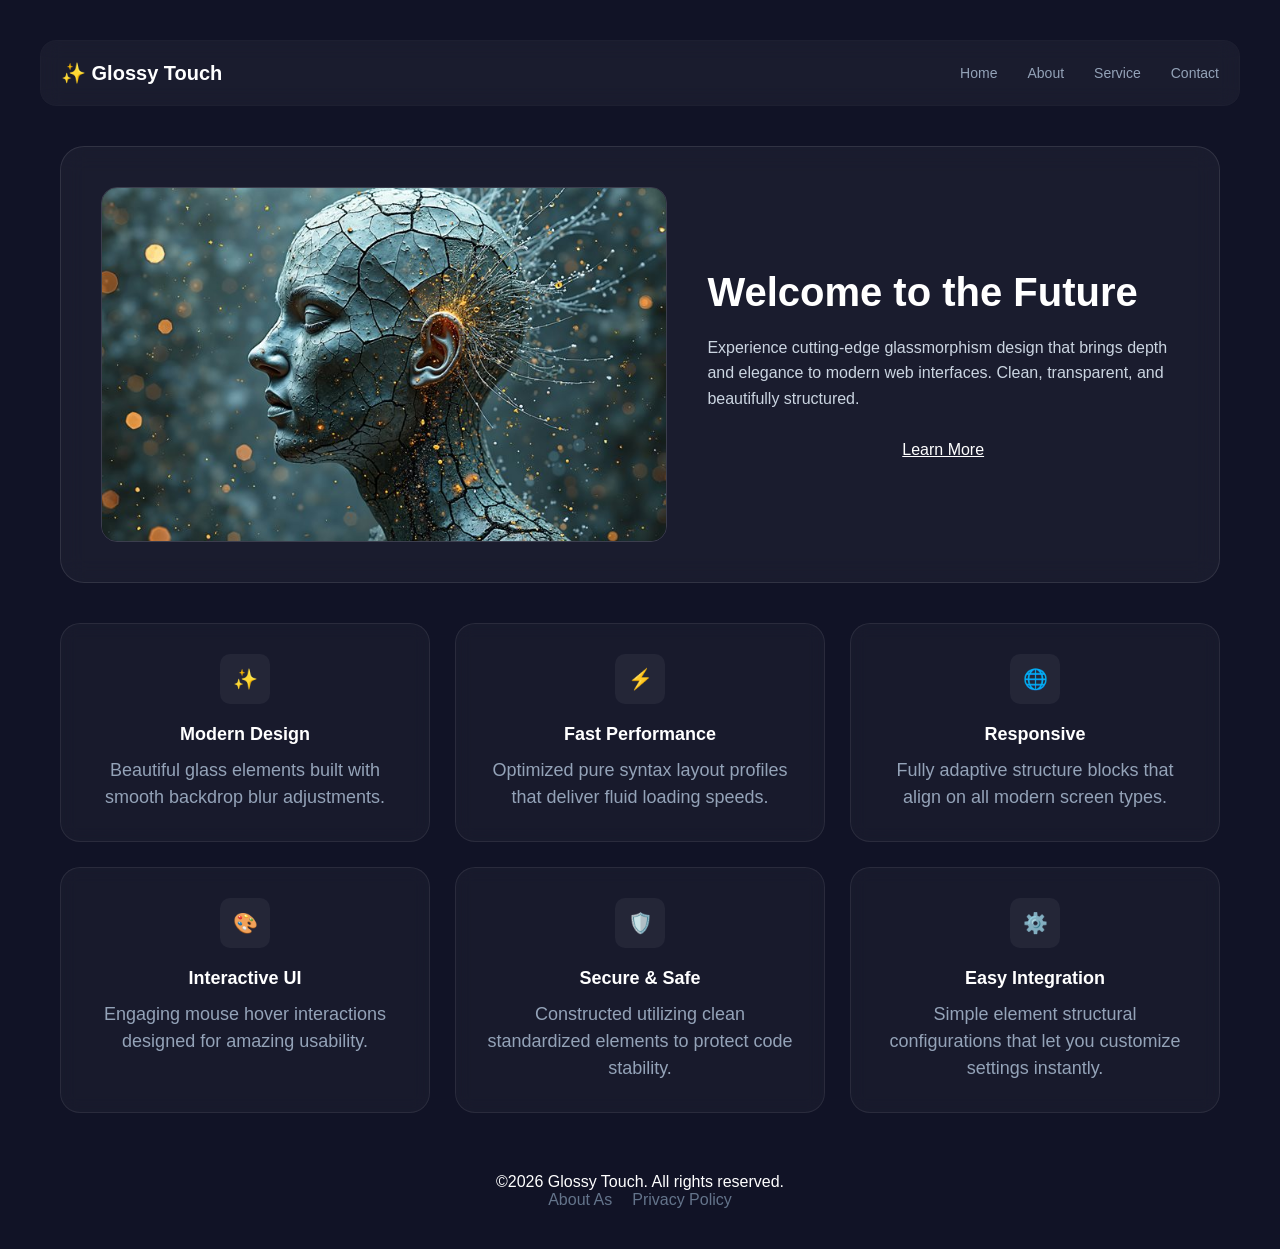
<file: index.html>
<!DOCTYPE html>
<html lang="en">
<head>
    <meta charset="UTF-8">
    <meta name="viewport" content="width=device-width, initial-scale=1.0">
    <title>Glossy Touch Landing Page</title>
    <link rel="stylesheet" href="Assignment_Glossy Touch Landing Page.css">
</head>
<body>
    <header class="header"> 
        <div class="logo">✨ Glossy Touch</div>
        <div class="navigation-area">
            <ul class="nav-menu">
                <li><a href="#">Home</a></li>
                <li><a href="#">About</a></li>
                <li><a href="#">Service</a></li>
                <li><a href="#">Contact</a></li>
            </ul>
        </div>
    </header>
    <div class="hero-container">
            <section class="hero-card-glass-panel">
                <div class="hero-image-side">
                    <div class="hero-img-mock">
                        <span><img src="thumb2-artificial-intelligence-4k-ai-concepts-robot-ai.jpg" alt=""></span>
                    </div>
                </div>
                <div class="hero-content-side">
                    <h1>Welcome to the Future</h1>
                    <p>Experience cutting-edge glassmorphism design that brings depth and elegance to modern web interfaces. Clean, transparent, and beautifully structured.</p>
                    <a href="#" class="cta-button">Learn More</a>
                </div>
            </section>
        </div>
    <section class="feature-section">
        <div class="feature-grid">
            <!--card1-->
            <div class="card-panel">
                <div class="card-icon-circle">✨</div>
                <h3>Modern Design</h3>
                <p>Beautiful glass elements built with smooth backdrop blur adjustments.</p>
             <!--Card2-->
            </div>
               <div class="card-panel">
                <div class="card-icon-circle">⚡</div>
                <h3>Fast Performance</h3>
                <p>Optimized pure syntax layout profiles that deliver fluid loading speeds.</p>
            </div>
            <!--card3-->
               <div class="card-panel">
                <div class="card-icon-circle">🌐</div>
                <h3>Responsive</h3>
                <p>Fully adaptive structure blocks that align on all modern screen types.</p>
            </div>
               <!--Card4-->
                  <div class="card-panel">
                <div class="card-icon-circle">🎨</div>
                <h3>Interactive UI</h3>
                <p>Engaging mouse hover interactions designed for amazing usability.</p>
            </div>
            <!--card5-->
               <div class="card-panel">
                <div class="card-icon-circle">🛡️</div>
                <h3>Secure & Safe</h3>
                <p>Constructed utilizing clean standardized elements to protect code stability.</p>
            </div>
            <!--card6-->
               <div class="card-panel">
                <div class="card-icon-circle">⚙️</div>
                <h3>Easy Integration</h3>
                <p>Simple element structural configurations that let you customize settings instantly.</p>
            </div>
        </div>
    </section>
    <footer class="footer">
        <div class="footer-container">
            <p>&copy;2026 Glossy Touch. All rights reserved.</p>
            <ul class="footer-link">
                <li><a href="#"> About As</a></li>
                <li><a href="#"> Privacy Policy</a></li>
            </ul>
        </div>
    </footer>
</body>
</html>
</file>
<file: Assignment_Glossy Touch Landing Page.css>
*{
    margin: 0;
    padding: 0;
    box-sizing: border-box;
}
body{
    font-family: 'Segoe UI', Tahoma, Geneva, Verdana, sans-serif;
    background-color: #111326;
    color: #ffffff;
    display: flex;
    flex-direction: column;
    align-items: center;
    padding:  40px 20px;
}
.header{
    width: 100%;
    max-width: 1200px;
    display:  flex;
    justify-content: space-between;
    align-items: center;
    padding: 20px;
    margin-bottom: 40px;
    background: rgba(255,255,255,0.04);
    border: 1px solid rgba(255,255,255,0.01);
    border-radius: 16px;
     backdrop-filter: blur(10px); 
    -webkit-backdrop-filter: blur(10px); 

}
.logo{
    font-size: 20px;
    font-weight: bold;
}
.nav-menu{
    display: flex;
    list-style: none;
    gap: 30px;
}
.nav-menu a{
    color: #94a3b8;
    text-decoration: none;
    font-size: 14px;
    transition: 0.3s;
}
.nav-menu a:hover{
    color: #ffffff;
    transition: 0.3s;
}
.hero-container{
    width: 100%;
    max-width: 1200px;
    margin-bottom: 40px;
    padding: 0 20px;
}
.hero-card-glass-panel{
    background: rgba(255,255,255,0.04);
    border: 1px solid rgba(255,255,255,0.1);
    border-radius: 24px;
    display: flex;
    justify-content: space-between;
    padding: 40px;
    align-items: center;
    gap: 40px;
     backdrop-filter: blur(12px);
    -webkit-backdrop-filter: blur(12px);
}
.hero-img-side{
    width: 40px;
    display: flex;
    justify-content: center;
}
.hero-img-mock{
    width: 100%;
    border-radius: 16px;
    overflow: hidden;
    border: 1px solid rgba(255,255,255,0.15);
}
.hero-img-mock img{
    width: 100%;
    height: auto;
    display: block;
    object-fit: cover;
}
.hero-content-side{
    width: 55%;
}
.hero-content-side h1{
    font-size: 40px;
    margin-bottom: 20px;
}
.hero-content-side p{
    color: #cbd5e1;
    font-size: 16px;
    line-height: 1.6;
    margin-bottom: 30px;
}
.hero-content-side a{
    color: #ffffff;
    display: flex;
    justify-content: center;
    text-align: center;
}
.cat-button{
    display: inline-block;
    background: rgba(255,255,255,0.1);
    color: #ffffff;
    text-decoration: none;
    padding: 12px 28px;
    border-radius: 30px;
    font-size: 14px;
    border: 1px solid rgba(255,255,255,0.2);
    transition: 0.3s;
}
.cat-button a{
    color: #ffffff;
    text-align: center;
}
.cat-button:hover{
    background: #ffffff;
    color: #111326;
}
.feature-section {
    width: 100%;
    max-width: 1200px;
    margin-bottom: 60px;
    padding: 0 20px;
}
.feature-grid{
    display: flex;
    flex-wrap: wrap;
    gap: 25px;
    
}
.card-panel{

    background:rgba(255,255,255,0.03);
    border: 1px solid rgba(255,255,255,0.08);
    border-radius: 20px;
    text-align: center;
    padding: 30px;
      flex-basis: 30%;
      flex-grow: 1;
      backdrop-filter: blur(8px);
    -webkit-backdrop-filter: blur(8px);
    
}
.card-icon-circle{
    width: 50px;
    height: 50px;
    background: rgba(255,255,255,0.05);
    border-radius: 20%;
    display: flex;
    align-items: center;
    justify-content: center;
    margin: 0 auto 20px auto;
    font-size: 20px;
    border: 1px solid rgba(255,255,255,.0.1);
    gap: 40px;
}
.card-panel h3{
    font-size: 18px;
    margin-bottom: 12px;
}
.card-panel p{
    color:#94a3b8 ;
    font-size: 18px;
    line-height: 1.5;
}
.card-panel:hover{
    transform: translateY(-10px);
    transition: 1.5s;
}
.footer-link{
    display: flex;
    justify-content: center;
    align-items: center;
    list-style: none;
    gap: 20px;
}
.footer-link a{
    color: #64748b;
    text-decoration: none;
}
.footer-link a:hover{
     color: #94a3b8;
}
</file>
